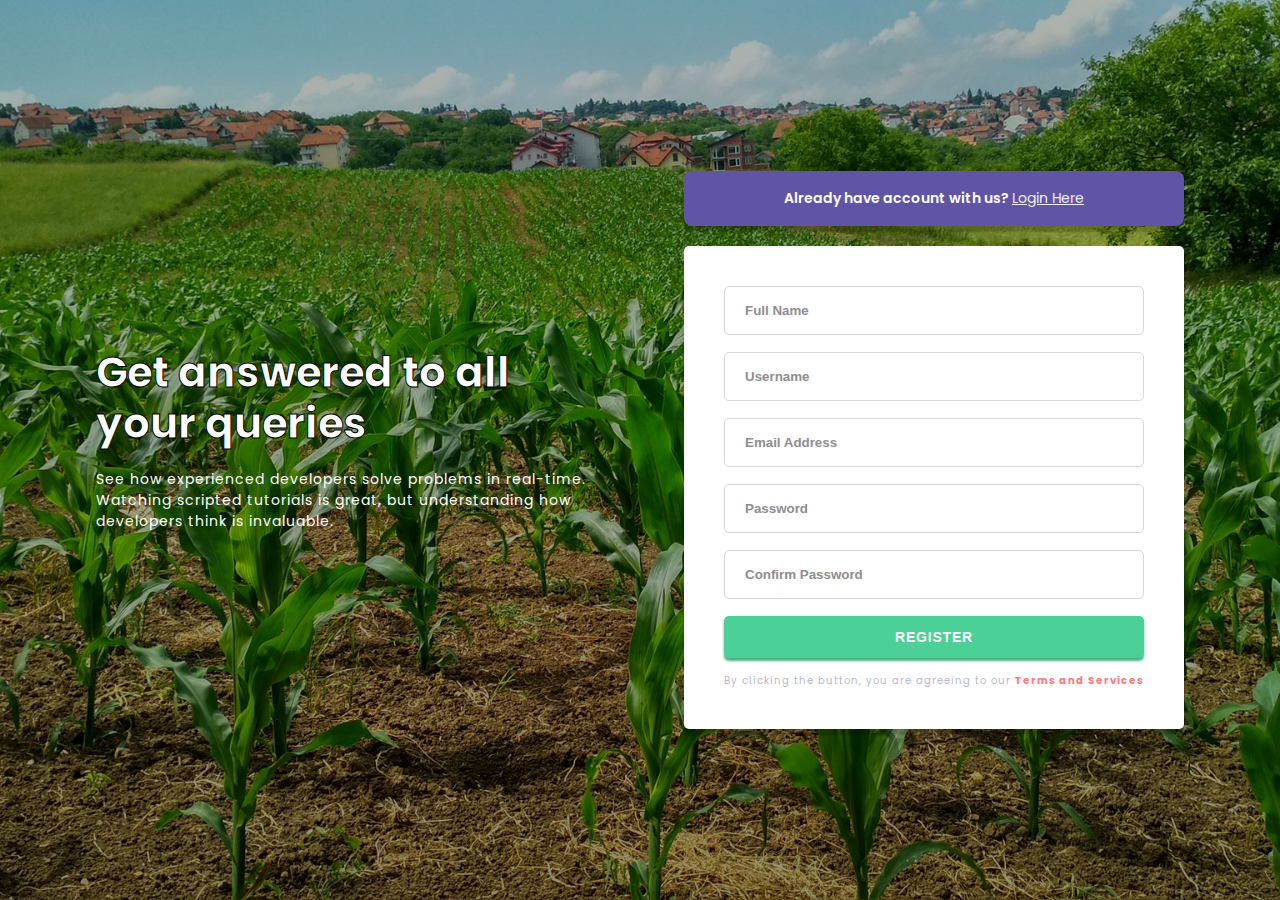
<file: index.html>
<!DOCTYPE html>
<html lang="en">

<head>
    <meta charset="UTF-8">
    <meta http-equiv="X-UA-Compatible" content="IE=edge">
    <meta name="viewport" content="width=device-width, initial-scale=1.0">
    <title>Document</title>
    <link rel="stylesheet" href="style.css">
</head>

<body>
    <div class="main-container">
        <div class="text">
            <h1>Get answered to all your queries</h1>
            <p>See how experienced developers solve problems in real-time.
                Watching scripted tutorials is great, but understanding how
                developers think is invaluable.</p>
        </div>

        <div class="form-container">
            <h3 class="login-btn box-shadow">Already have account with us? <a href="login.html">Login Here</a></h3>

            <form class="box-shadow" id="form" action='registrationjsp.jsp'>
                <!-- fullName -->
                <div class="form-control error">
                    <input type="text" name="fname" placeholder="Full Name" id="fullname">
                    <i></i>
                    <img class="error-icon" src="images/icon-error.svg" alt="">
                </div>

                <!-- userName -->
                <div class="form-control error">
                    <input type="text" name="txtName" placeholder="Username" id="username">
                    <i></i>
                    <img class="error-icon" src="images/icon-error.svg" alt="">
                </div>

                <!-- email -->
                <div class="form-control error">
                    <input type="text" name="eid" placeholder="Email Address" id="email">
                    <i></i>
                    <img class="error-icon" src="images/icon-error.svg" alt="">
                </div>

                <!-- password -->
                <div class="form-control error">
                    <input type="password" name="pass" placeholder="Password" id="password">
                    <i></i>
                    <img class="error-icon" src="images/icon-error.svg" alt="">
                </div>

                <!-- confirmPassword -->
                <div class="form-control error">
                    <input type="password" name="repass" placeholder="Confirm Password" id="confirm-password">
                    <i></i>
                    <img class="error-icon" src="images/icon-error.svg" alt="">
                </div>

                <!-- submitBtn -->
                <input type="submit" value="Register" class="cta box-shadow">
                <p class="user-content">By clicking the button, you are agreeing to our <a href="#">Terms and
                        Services</a></p>
            </form>
        </div>
    </div>

    <script src="script.js"></script>
</body>

</html>
</file>
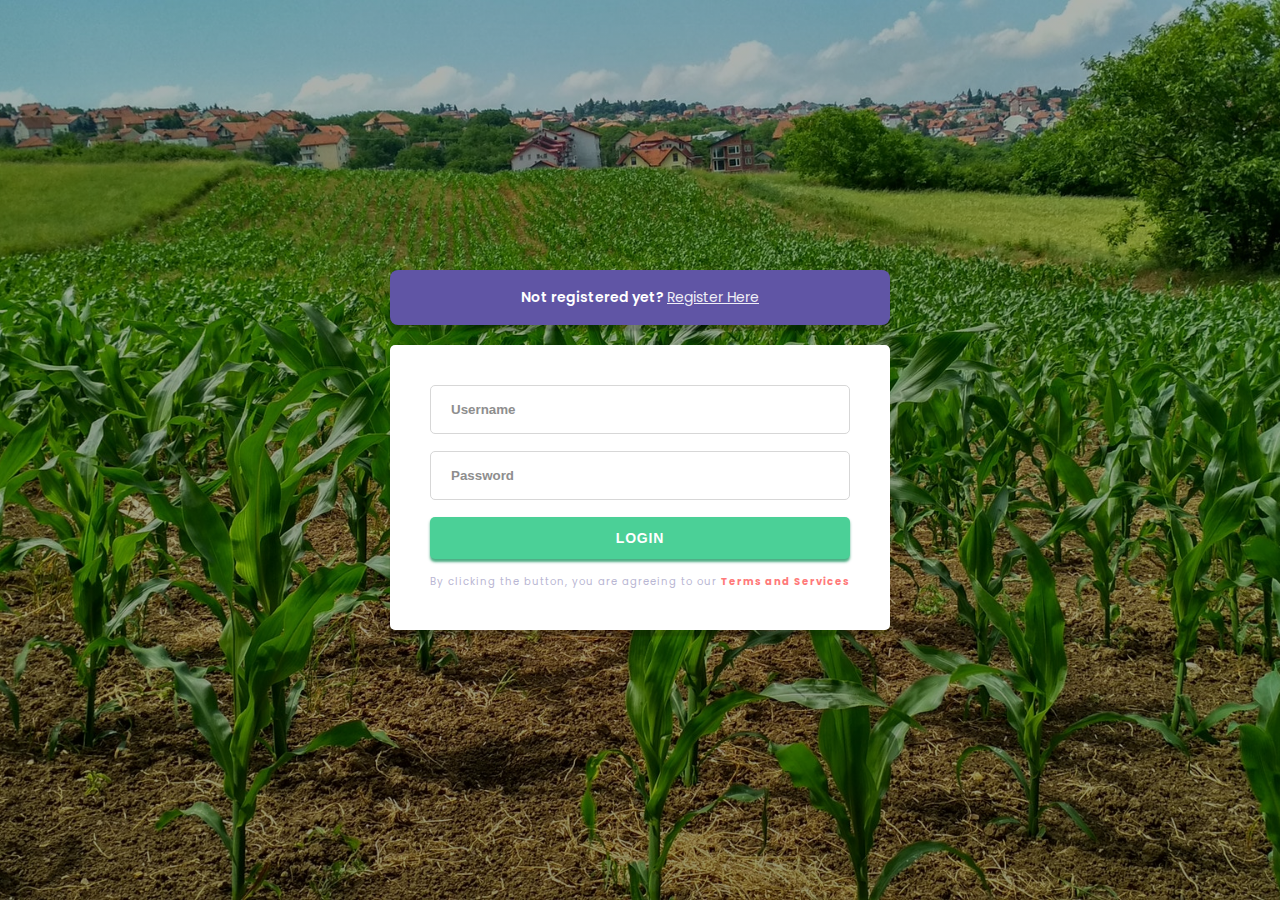
<file: login.html>
<!DOCTYPE html>
<html lang="en">

<head>
    <meta charset="UTF-8">
    <meta http-equiv="X-UA-Compatible" content="IE=edge">
    <meta name="viewport" content="width=device-width, initial-scale=1.0">
    <title>Document</title>
    <link rel="stylesheet" href="style.css">
</head>

<body>
    <div class="main-container">

        <div class="form-container" style="margin: auto;">
            <h3 class="login-btn box-shadow">Not registered yet? <a href="index.html">Register
                    Here</a>
            </h3>

            <form class="box-shadow" id="form"'>
                <!-- userName -->
                <div class="form-control error">
                    <input type="text" name="txtName" placeholder="Username" id="username">
                    <i></i>
                    <img class="error-icon" src="images/icon-error.svg" alt="">
                </div>

                <!-- password -->
                <div class="form-control error">
                    <input type="password" name="txtpass" placeholder="Password" id="password">
                    <i></i>
                    <img class="error-icon" src="images/icon-error.svg" alt="">
                </div>
                <!-- submitBtn -->
                <input type="submit" value="Login" class="cta box-shadow">
                <p class="user-content">By clicking the button, you are agreeing to our <a href="#">Terms and
                        Services</a></p>
            </form>
        </div>
    </div>

    <script>
        const form = document.getElementById("form");

        form.addEventListener("submit", (e) => {
            e.preventDefault();

            const userName = form["username"].value;
            const password = form["password"].value;

            if (userName === "") {
                addError("username", "Please enter a username");
            } else {
                removeError("username");
            }

            if (password === "") {
                addError("password", "Password can not be empty");
            } else if (password.length < 8) {
                addError("password", "Password must be at least 8 character");
            } else {
                removeError("password");
            }
        });

        function addError(name, message) {
            const i = form[name].parentNode.querySelector("i");
            i.innerText = message;
            i.style.display = "inline";

            form[name].parentNode.querySelector("img").style.display = "block";
            form[name].parentNode.querySelector("input").style.border =
                "2px solid hsl(0, 100%, 74%)";
            form[name].parentNode.style.marginBottom = "3.5rem";
        }

        function removeError(name) {
            const i = form[name].parentNode.querySelector("i");
            i.innerText = "";
            i.style.display = "none";

            form[name].parentNode.querySelector("img").style.display = "none";
            form[name].parentNode.querySelector("input").style.border =
                "1px solid lightgray";
            form[name].parentNode.style.marginBottom = "2rem";
        }

    </script>
</body>

</html>
</file>
<file: style.css>
@import url("https://fonts.googleapis.com/css2?family=Poppins:wght@400;500;600;700&display=swap");

:root {
  --red: hsl(0, 100%, 74%);
  --green: hsl(154, 59%, 51%);
  --blue: hsl(248, 32%, 49%);
  --darkBlue: hsl(249, 10%, 26%);
  --grayishBlue: hsl(246, 25%, 77%);
}

* {
  box-sizing: border-box;
  margin: 0;
  padding: 0;
}

html {
  font-size: 62.5%;
}

body {
  display: flex;
  text-align: center;
  font-family: "Poppins", sans-serif;
  background: linear-gradient(0deg, rgba(0, 0, 0, 0.4), rgba(0, 0, 0, 0.3)),
    url(images/farm.jpg);
  background-size: cover;
  background-position: center;
  background-repeat: no-repeat;
  color: #fff;
}

.box-shadow {
  box-shadow: 0 6px 2px #00000033;
}

.main-container {
  width: 80%;
  margin: 5rem auto;
  max-width: 38.5rem;
}

h1 {
  font-size: 2.4rem;
  color: black;
  -webkit-text-fill-color: white;
  -webkit-text-stroke-width: 1px;
}

p {
  font-size: 1.2rem;
  letter-spacing: 0.1rem;
  margin: 2rem auto;
  opacity: 0.08rem;
}

.login-btn {
  background: var(--blue);
  font-size: 1.2rem;
  font-weight: 600;
  line-height: 1.8;
  margin: 2rem 0;
  padding: 1.5rem 7rem;
  border: none;
  border-radius: 8px;
}

.login-btn a {
  font-weight: 400;
  color: inherit;
  opacity: 0.9;
}

/* FORM */
form {
  background: #fff;
  border-radius: 5px;
  padding: 2rem;
}

.form-control {
  position: relative;
  margin-bottom: 1.7rem;
}

i {
  position: absolute;
  bottom: -22px;
  right: 0;
  font-size: 1.2rem;
  font-weight: 500;
  color: var(--red);
}

.error-icon {
  display: none;
  position: absolute;
  top: 50%;
  transform: translateY(-50%);
  right: 20px;
  height: 20px;
}

input {
  width: 100%;
  padding: 1.2rem 2rem;
  border: 1px solid lightgray;
  border-radius: 5px;
  color: var(--darkBlue);
  font-weight: bold;
  opacity: 0.9;
}

input:focus {
  outline: 1px auto var(--blue);
}
[type="submit"]:focus {
  outline: none !important;
}

input::placeholder {
  font-weight: bold;
  opacity: 0.9;
}

.cta {
  background: var(--green);
  color: #fff;
  text-transform: uppercase;
  font-weight: 600;
  font-size: 1.2rem;
  letter-spacing: 0.05rem;
  cursor: pointer;
  border: none;
  padding: 1.3rem;
  margin-bottom: 1.5rem;
  box-shadow: 0 2.5px 2.5px hsl(154deg 47% 44%);
}

p.user-content {
  margin: 0;
  color: var(--grayishBlue);
  opacity: 1;
  font-size: 1rem;
  line-height: 1.6;
}

p.user-content a {
  color: var(--red);
  font-weight: bold;
  text-decoration: none;
}

@media only screen and (min-width: 64em) {
  .main-container {
    width: 85%;
    max-width: 110rem;
    min-height: 100vh;
    margin: auto;
    display: flex;
    justify-content: space-between;
    align-items: center;
  }
  .text {
    text-align: start;
    margin-right: 3.5rem;
  }
  h1 {
    font-size: 4.2rem;
    line-height: 1.2;
    max-width: 49rem;
  }
  p {
    font-size: 1.4rem;
    max-width: 49rem;
  }

  .form-container {
    width: 50%;
    max-width: 50rem;
  }
  .login-btn {
    width: 100%;
    font-size: 1.4rem;
  }
  form {
    padding: 4rem;
    margin-bottom: 2rem;
  }
  .form-control {
    margin-bottom: 1.7rem;
  }
  input {
    padding: 1.6rem 2rem;
  }
  .cta {
    font-size: 1.4rem;
    letter-spacing: 0.08rem;
  }
}
</file>
